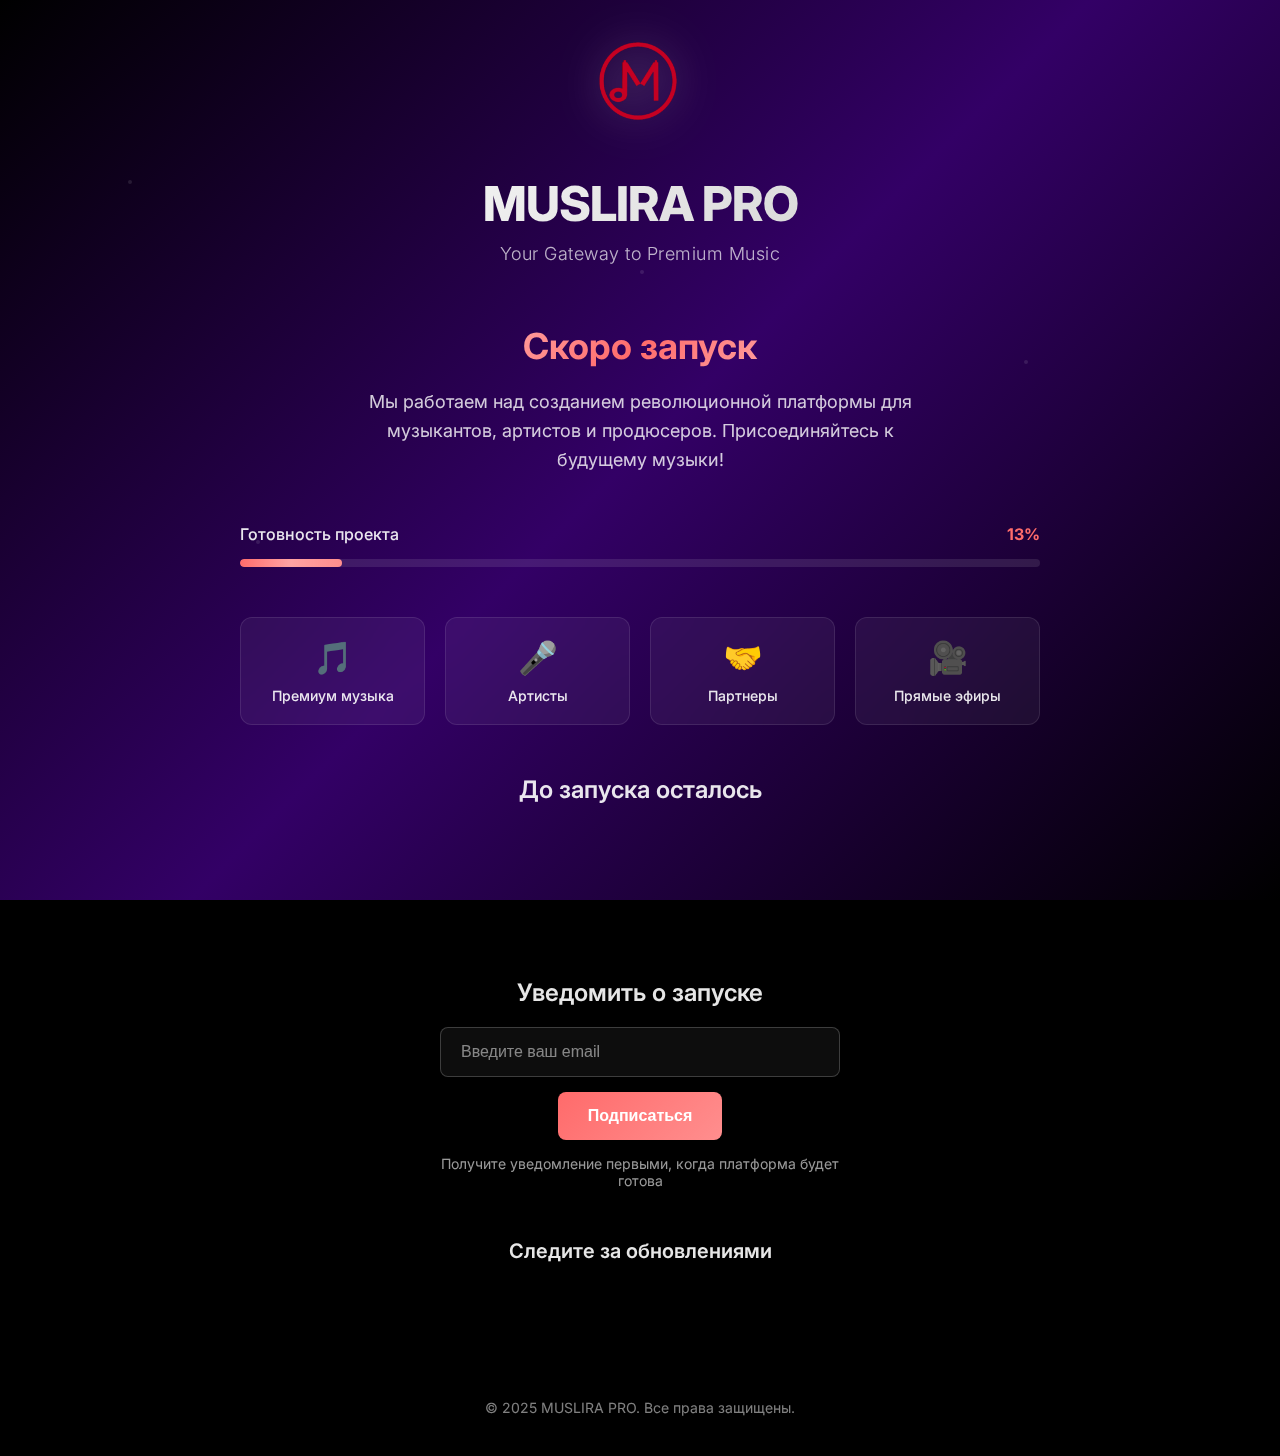
<file: coming-soon/index.html>
<!DOCTYPE html>
<html lang="ru">
<head>
    <meta charset="UTF-8">
    <meta name="viewport" content="width=device-width, initial-scale=1.0">
    <title>MUSLIRA PRO - Скоро запуск</title>
    <link rel="stylesheet" href="css/style.css">
    <link rel="preconnect" href="https://fonts.googleapis.com">
    <link rel="preconnect" href="https://fonts.gstatic.com" crossorigin>
    <link href="https://fonts.googleapis.com/css2?family=Inter:wght@300;400;500;600;700;800;900&display=swap" rel="stylesheet">
    <link rel="icon" type="image/png" href="../logo/7-removebg-preview.png">
</head>
<body>
    <!-- Coming Soon Screen -->
    <div class="coming-soon-container">
        <!-- Background Animation -->
        <div class="bg-animation">
            <div class="bg-gradient"></div>
            <div class="floating-particles">
                <div class="particle"></div>
                <div class="particle"></div>
                <div class="particle"></div>
                <div class="particle"></div>
                <div class="particle"></div>
                <div class="particle"></div>
            </div>
        </div>

        <!-- Main Content -->
        <div class="main-content">
            <!-- Logo Section -->
            <div class="logo-section">
                <div class="logo-container">
                    <img src="7-removebg-preview.png" alt="MUSLIRA PRO" class="logo-image">
                </div>
                <h1 class="brand-title">MUSLIRA PRO</h1>
                <p class="brand-subtitle">Your Gateway to Premium Music</p>
            </div>

            <!-- Coming Soon Content -->
            <div class="coming-soon-content">
                <h2 class="coming-soon-title">Скоро запуск</h2>
                <p class="coming-soon-description">
                    Мы работаем над созданием революционной платформы для музыкантов, 
                    артистов и продюсеров. Присоединяйтесь к будущему музыки!
                </p>

                <!-- Progress Section -->
                <div class="progress-section">
                    <div class="progress-info">
                        <span class="progress-label">Готовность проекта</span>
                        <span class="progress-percentage" id="progress-percentage">0%</span>
                    </div>
                    <div class="progress-bar">
                        <div class="progress-fill" id="progress-fill"></div>
                    </div>
                </div>

                <!-- Features Preview -->
                <div class="features-preview">
                    <div class="feature-item">
                        <div class="feature-icon">🎵</div>
                        <span>Премиум музыка</span>
                    </div>
                    <div class="feature-item">
                        <div class="feature-icon">🎤</div>
                        <span>Артисты</span>
                    </div>
                    <div class="feature-item">
                        <div class="feature-icon">🤝</div>
                        <span>Партнеры</span>
                    </div>
                    <div class="feature-item">
                        <div class="feature-icon">🎥</div>
                        <span>Прямые эфиры</span>
                    </div>
                </div>

                <!-- Countdown Timer -->
                <div class="countdown-section">
                    <h3 class="countdown-title">До запуска осталось</h3>
                    <div class="countdown-timer" id="countdown-timer">
                        <div class="time-unit">
                            <span class="time-value" id="days">00</span>
                            <span class="time-label">дней</span>
                        </div>
                        <div class="time-unit">
                            <span class="time-value" id="hours">00</span>
                            <span class="time-label">часов</span>
                        </div>
                        <div class="time-unit">
                            <span class="time-value" id="minutes">00</span>
                            <span class="time-label">минут</span>
                        </div>
                        <div class="time-unit">
                            <span class="time-value" id="seconds">00</span>
                            <span class="time-label">секунд</span>
                        </div>
                    </div>
                </div>

                <!-- Email Subscription -->
                <div class="subscription-section">
                    <h3 class="subscription-title">Уведомить о запуске</h3>
                    <div class="subscription-form">
                        <input type="email" id="email-input" placeholder="Введите ваш email" class="email-input">
                        <button id="subscribe-btn" class="subscribe-btn">
                            <span class="btn-text">Подписаться</span>
                            <div class="btn-loading" style="display: none;">
                                <div class="loading-spinner"></div>
                            </div>
                        </button>
                    </div>
                    <p class="subscription-note">
                        Получите уведомление первыми, когда платформа будет готова
                    </p>
                </div>

                <!-- Social Links -->
                <div class="social-section">
                    <h3 class="social-title">Следите за обновлениями</h3>
                    <div class="social-links">
                        <a href="#" class="social-link">
                            <span class="social-icon">📱</span>
                            <span>Telegram</span>
                        </a>
                        <a href="#" class="social-link">
                            <span class="social-icon">📧</span>
                            <span>Email</span>
                        </a>
                        <a href="#" class="social-link">
                            <span class="social-icon">📺</span>
                            <span>YouTube</span>
                        </a>
                    </div>
                </div>
            </div>
        </div>

        <!-- Footer -->
        <div class="footer">
            <p class="footer-text">
                © 2025 MUSLIRA PRO. Все права защищены.
            </p>
        </div>
    </div>

    <script src="js/script.js"></script>
</body>
</html>
</file>
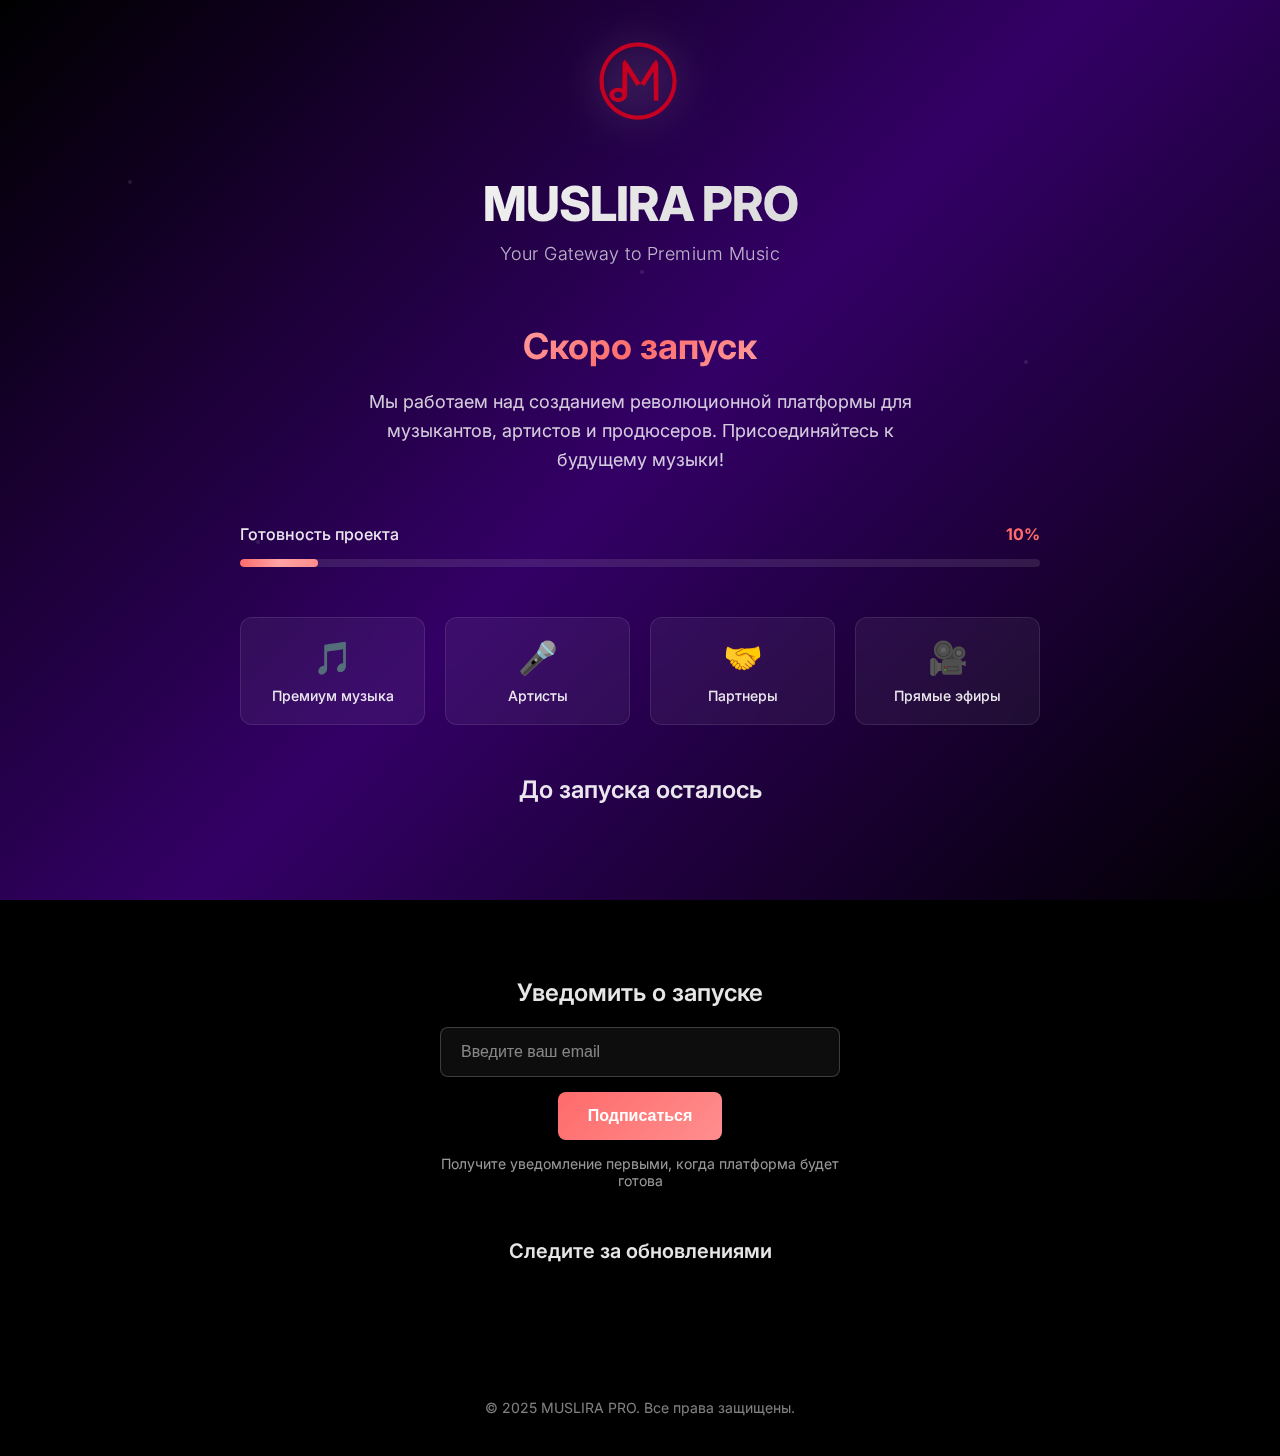
<file: domain-deploy/coming-soon/index.html>
<!DOCTYPE html>
<html lang="ru">
<head>
    <meta charset="UTF-8">
    <meta name="viewport" content="width=device-width, initial-scale=1.0">
    <title>MUSLIRA PRO - Скоро запуск</title>
    <link rel="stylesheet" href="css/style.css">
    <link rel="preconnect" href="https://fonts.googleapis.com">
    <link rel="preconnect" href="https://fonts.gstatic.com" crossorigin>
    <link href="https://fonts.googleapis.com/css2?family=Inter:wght@300;400;500;600;700;800;900&display=swap" rel="stylesheet">
    <link rel="icon" type="image/png" href="7-removebg-preview.png">
    <meta name="description" content="MUSLIRA PRO - Революционная платформа для музыкантов, артистов и продюсеров. Скоро запуск!">
    <meta name="keywords" content="музыка, артисты, продюсеры, платформа, MUSLIRA PRO">
    <meta property="og:title" content="MUSLIRA PRO - Скоро запуск">
    <meta property="og:description" content="Революционная платформа для музыкантов, артистов и продюсеров">
    <meta property="og:image" content="7-removebg-preview.png">
    <meta property="og:url" content="https://muslirapro.pro">
</head>
<body>
    <!-- Coming Soon Screen -->
    <div class="coming-soon-container">
        <!-- Background Animation -->
        <div class="bg-animation">
            <div class="bg-gradient"></div>
            <div class="floating-particles">
                <div class="particle"></div>
                <div class="particle"></div>
                <div class="particle"></div>
                <div class="particle"></div>
                <div class="particle"></div>
                <div class="particle"></div>
            </div>
        </div>

        <!-- Main Content -->
        <div class="main-content">
            <!-- Logo Section -->
            <div class="logo-section">
                <div class="logo-container">
                    <img src="7-removebg-preview.png" alt="MUSLIRA PRO" class="logo-image">
                </div>
                <h1 class="brand-title">MUSLIRA PRO</h1>
                <p class="brand-subtitle">Your Gateway to Premium Music</p>
            </div>

            <!-- Coming Soon Content -->
            <div class="coming-soon-content">
                <h2 class="coming-soon-title">Скоро запуск</h2>
                <p class="coming-soon-description">
                    Мы работаем над созданием революционной платформы для музыкантов, 
                    артистов и продюсеров. Присоединяйтесь к будущему музыки!
                </p>

                <!-- Progress Section -->
                <div class="progress-section">
                    <div class="progress-info">
                        <span class="progress-label">Готовность проекта</span>
                        <span class="progress-percentage" id="progress-percentage">0%</span>
                    </div>
                    <div class="progress-bar">
                        <div class="progress-fill" id="progress-fill"></div>
                    </div>
                </div>

                <!-- Features Preview -->
                <div class="features-preview">
                    <div class="feature-item">
                        <div class="feature-icon">🎵</div>
                        <span>Премиум музыка</span>
                    </div>
                    <div class="feature-item">
                        <div class="feature-icon">🎤</div>
                        <span>Артисты</span>
                    </div>
                    <div class="feature-item">
                        <div class="feature-icon">🤝</div>
                        <span>Партнеры</span>
                    </div>
                    <div class="feature-item">
                        <div class="feature-icon">🎥</div>
                        <span>Прямые эфиры</span>
                    </div>
                </div>

                <!-- Countdown Timer -->
                <div class="countdown-section">
                    <h3 class="countdown-title">До запуска осталось</h3>
                    <div class="countdown-timer" id="countdown-timer">
                        <div class="time-unit">
                            <span class="time-value" id="days">00</span>
                            <span class="time-label">дней</span>
                        </div>
                        <div class="time-unit">
                            <span class="time-value" id="hours">00</span>
                            <span class="time-label">часов</span>
                        </div>
                        <div class="time-unit">
                            <span class="time-value" id="minutes">00</span>
                            <span class="time-label">минут</span>
                        </div>
                        <div class="time-unit">
                            <span class="time-value" id="seconds">00</span>
                            <span class="time-label">секунд</span>
                        </div>
                    </div>
                </div>

                <!-- Email Subscription -->
                <div class="subscription-section">
                    <h3 class="subscription-title">Уведомить о запуске</h3>
                    <div class="subscription-form">
                        <input type="email" id="email-input" placeholder="Введите ваш email" class="email-input">
                        <button id="subscribe-btn" class="subscribe-btn">
                            <span class="btn-text">Подписаться</span>
                            <div class="btn-loading" style="display: none;">
                                <div class="loading-spinner"></div>
                            </div>
                        </button>
                    </div>
                    <p class="subscription-note">
                        Получите уведомление первыми, когда платформа будет готова
                    </p>
                </div>

                <!-- Social Links -->
                <div class="social-section">
                    <h3 class="social-title">Следите за обновлениями</h3>
                    <div class="social-links">
                        <a href="https://t.me/muslirapro" class="social-link">
                            <span class="social-icon">📱</span>
                            <span>Telegram</span>
                        </a>
                        <a href="mailto:info@muslirapro.pro" class="social-link">
                            <span class="social-icon">📧</span>
                            <span>Email</span>
                        </a>
                        <a href="https://youtube.com/@muslirapro" class="social-link">
                            <span class="social-icon">📺</span>
                            <span>YouTube</span>
                        </a>
                    </div>
                </div>
            </div>
        </div>

        <!-- Footer -->
        <div class="footer">
            <p class="footer-text">
                © 2025 MUSLIRA PRO. Все права защищены.
            </p>
        </div>
    </div>

    <script src="js/script.js"></script>
</body>
</html>
</file>
<file: coming-soon/css/style.css>
/* Reset and Base Styles */
* {
    margin: 0;
    padding: 0;
    box-sizing: border-box;
}

body {
    font-family: 'Inter', -apple-system, BlinkMacSystemFont, 'Segoe UI', Roboto, sans-serif;
    background: #000000;
    color: #ffffff;
    overflow-x: hidden;
    min-height: 100vh;
}

/* Background Animation */
.bg-animation {
    position: fixed;
    top: 0;
    left: 0;
    width: 100%;
    height: 100%;
    z-index: -1;
    overflow: hidden;
}

.bg-gradient {
    position: absolute;
    top: 0;
    left: 0;
    width: 100%;
    height: 100%;
    background: linear-gradient(135deg, 
        #000000 0%, 
        #1a0033 25%, 
        #330066 50%, 
        #1a0033 75%, 
        #000000 100%);
    animation: gradientShift 8s ease-in-out infinite;
}

@keyframes gradientShift {
    0%, 100% { opacity: 1; }
    50% { opacity: 0.8; }
}

.floating-particles {
    position: absolute;
    width: 100%;
    height: 100%;
}

.particle {
    position: absolute;
    width: 4px;
    height: 4px;
    background: rgba(255, 255, 255, 0.1);
    border-radius: 50%;
    animation: float 6s ease-in-out infinite;
}

.particle:nth-child(1) {
    top: 20%;
    left: 10%;
    animation-delay: 0s;
    animation-duration: 6s;
}

.particle:nth-child(2) {
    top: 40%;
    left: 80%;
    animation-delay: 1s;
    animation-duration: 8s;
}

.particle:nth-child(3) {
    top: 60%;
    left: 20%;
    animation-delay: 2s;
    animation-duration: 7s;
}

.particle:nth-child(4) {
    top: 80%;
    left: 70%;
    animation-delay: 3s;
    animation-duration: 9s;
}

.particle:nth-child(5) {
    top: 30%;
    left: 50%;
    animation-delay: 4s;
    animation-duration: 5s;
}

.particle:nth-child(6) {
    top: 70%;
    left: 30%;
    animation-delay: 5s;
    animation-duration: 6s;
}

@keyframes float {
    0%, 100% {
        transform: translateY(0px) translateX(0px);
        opacity: 0.1;
    }
    50% {
        transform: translateY(-20px) translateX(10px);
        opacity: 0.3;
    }
}

/* Main Container */
.coming-soon-container {
    min-height: 100vh;
    display: flex;
    flex-direction: column;
    justify-content: center;
    align-items: center;
    padding: 20px;
    position: relative;
}

/* Main Content */
.main-content {
    text-align: center;
    max-width: 800px;
    width: 100%;
    z-index: 1;
}

/* Logo Section */
.logo-section {
    margin-bottom: 60px;
    animation: fadeInUp 1s ease-out;
}

.logo-container {
    margin-bottom: 30px;
    animation: logoFloat 3s ease-in-out infinite;
}

@keyframes logoFloat {
    0%, 100% { transform: translateY(0px); }
    50% { transform: translateY(-10px); }
}

.logo-image {
    width: 120px;
    height: 120px;
    object-fit: contain;
    filter: drop-shadow(0 0 20px rgba(255, 255, 255, 0.3));
}

.brand-title {
    font-size: 48px;
    font-weight: 800;
    background: linear-gradient(135deg, #ffffff 0%, #cccccc 100%);
    -webkit-background-clip: text;
    -webkit-text-fill-color: transparent;
    background-clip: text;
    margin-bottom: 10px;
    letter-spacing: -1px;
}

.brand-subtitle {
    font-size: 18px;
    color: rgba(255, 255, 255, 0.7);
    font-weight: 300;
    letter-spacing: 0.5px;
}

/* Coming Soon Content */
.coming-soon-content {
    animation: fadeInUp 1s ease-out 0.3s both;
}

.coming-soon-title {
    font-size: 36px;
    font-weight: 700;
    margin-bottom: 20px;
    background: linear-gradient(135deg, #ffffff 0%, #ff6b6b 50%, #ffffff 100%);
    -webkit-background-clip: text;
    -webkit-text-fill-color: transparent;
    background-clip: text;
}

.coming-soon-description {
    font-size: 18px;
    line-height: 1.6;
    color: rgba(255, 255, 255, 0.8);
    margin-bottom: 50px;
    max-width: 600px;
    margin-left: auto;
    margin-right: auto;
}

/* Progress Section */
.progress-section {
    margin-bottom: 50px;
    animation: fadeInUp 1s ease-out 0.6s both;
}

.progress-info {
    display: flex;
    justify-content: space-between;
    align-items: center;
    margin-bottom: 15px;
    font-size: 16px;
    font-weight: 500;
}

.progress-label {
    color: rgba(255, 255, 255, 0.9);
}

.progress-percentage {
    color: #ff6b6b;
    font-weight: 700;
}

.progress-bar {
    width: 100%;
    height: 8px;
    background: rgba(255, 255, 255, 0.1);
    border-radius: 4px;
    overflow: hidden;
    position: relative;
}

.progress-fill {
    height: 100%;
    background: linear-gradient(90deg, #ff6b6b 0%, #ff8e8e 100%);
    border-radius: 4px;
    width: 0%;
    transition: width 0.3s ease;
    position: relative;
}

.progress-fill::after {
    content: '';
    position: absolute;
    top: 0;
    left: 0;
    right: 0;
    bottom: 0;
    background: linear-gradient(90deg, transparent 0%, rgba(255, 255, 255, 0.3) 50%, transparent 100%);
    animation: shimmer 2s infinite;
}

@keyframes shimmer {
    0% { transform: translateX(-100%); }
    100% { transform: translateX(100%); }
}

/* Features Preview */
.features-preview {
    display: grid;
    grid-template-columns: repeat(auto-fit, minmax(150px, 1fr));
    gap: 20px;
    margin-bottom: 50px;
    animation: fadeInUp 1s ease-out 0.9s both;
}

.feature-item {
    display: flex;
    flex-direction: column;
    align-items: center;
    padding: 20px;
    background: rgba(255, 255, 255, 0.05);
    border: 1px solid rgba(255, 255, 255, 0.1);
    border-radius: 12px;
    backdrop-filter: blur(10px);
    transition: all 0.3s ease;
}

.feature-item:hover {
    transform: translateY(-5px);
    background: rgba(255, 255, 255, 0.1);
    border-color: rgba(255, 255, 255, 0.2);
}

.feature-icon {
    font-size: 32px;
    margin-bottom: 10px;
}

.feature-item span {
    font-size: 14px;
    font-weight: 500;
    color: rgba(255, 255, 255, 0.9);
}

/* Countdown Section */
.countdown-section {
    margin-bottom: 50px;
    animation: fadeInUp 1s ease-out 1.2s both;
}

.countdown-title {
    font-size: 24px;
    font-weight: 600;
    margin-bottom: 30px;
    color: rgba(255, 255, 255, 0.9);
}

.countdown-timer {
    display: flex;
    justify-content: center;
    gap: 20px;
    flex-wrap: wrap;
}

.time-unit {
    display: flex;
    flex-direction: column;
    align-items: center;
    background: rgba(255, 255, 255, 0.05);
    border: 1px solid rgba(255, 255, 255, 0.1);
    border-radius: 12px;
    padding: 20px;
    min-width: 80px;
    backdrop-filter: blur(10px);
    transition: all 0.3s ease;
}

.time-unit:hover {
    transform: translateY(-3px);
    background: rgba(255, 255, 255, 0.1);
}

.time-value {
    font-size: 32px;
    font-weight: 800;
    color: #ff6b6b;
    line-height: 1;
    margin-bottom: 5px;
}

.time-label {
    font-size: 12px;
    color: rgba(255, 255, 255, 0.7);
    font-weight: 500;
    text-transform: uppercase;
    letter-spacing: 0.5px;
}

/* Subscription Section */
.subscription-section {
    margin-bottom: 50px;
    animation: fadeInUp 1s ease-out 1.5s both;
}

.subscription-title {
    font-size: 24px;
    font-weight: 600;
    margin-bottom: 20px;
    color: rgba(255, 255, 255, 0.9);
}

.subscription-form {
    display: flex;
    gap: 15px;
    max-width: 400px;
    margin: 0 auto 15px;
    flex-wrap: wrap;
    justify-content: center;
}

.email-input {
    flex: 1;
    min-width: 250px;
    padding: 15px 20px;
    background: rgba(255, 255, 255, 0.05);
    border: 1px solid rgba(255, 255, 255, 0.2);
    border-radius: 8px;
    color: #ffffff;
    font-size: 16px;
    backdrop-filter: blur(10px);
    transition: all 0.3s ease;
}

.email-input::placeholder {
    color: rgba(255, 255, 255, 0.5);
}

.email-input:focus {
    outline: none;
    border-color: #ff6b6b;
    background: rgba(255, 255, 255, 0.1);
}

.subscribe-btn {
    padding: 15px 30px;
    background: linear-gradient(135deg, #ff6b6b 0%, #ff8e8e 100%);
    border: none;
    border-radius: 8px;
    color: #ffffff;
    font-size: 16px;
    font-weight: 600;
    cursor: pointer;
    transition: all 0.3s ease;
    position: relative;
    overflow: hidden;
    min-width: 140px;
}

.subscribe-btn:hover {
    transform: translateY(-2px);
    box-shadow: 0 10px 25px rgba(255, 107, 107, 0.3);
}

.subscribe-btn:active {
    transform: translateY(0);
}

.btn-loading {
    position: absolute;
    top: 50%;
    left: 50%;
    transform: translate(-50%, -50%);
}

.loading-spinner {
    width: 20px;
    height: 20px;
    border: 2px solid rgba(255, 255, 255, 0.3);
    border-top: 2px solid #ffffff;
    border-radius: 50%;
    animation: spin 1s linear infinite;
}

@keyframes spin {
    0% { transform: rotate(0deg); }
    100% { transform: rotate(360deg); }
}

.subscription-note {
    font-size: 14px;
    color: rgba(255, 255, 255, 0.6);
    max-width: 400px;
    margin: 0 auto;
}

/* Social Section */
.social-section {
    margin-bottom: 50px;
    animation: fadeInUp 1s ease-out 1.8s both;
}

.social-title {
    font-size: 20px;
    font-weight: 600;
    margin-bottom: 20px;
    color: rgba(255, 255, 255, 0.9);
}

.social-links {
    display: flex;
    justify-content: center;
    gap: 20px;
    flex-wrap: wrap;
}

.social-link {
    display: flex;
    align-items: center;
    gap: 8px;
    padding: 12px 20px;
    background: rgba(255, 255, 255, 0.05);
    border: 1px solid rgba(255, 255, 255, 0.1);
    border-radius: 8px;
    color: rgba(255, 255, 255, 0.8);
    text-decoration: none;
    font-size: 14px;
    font-weight: 500;
    transition: all 0.3s ease;
    backdrop-filter: blur(10px);
}

.social-link:hover {
    background: rgba(255, 255, 255, 0.1);
    border-color: rgba(255, 255, 255, 0.2);
    transform: translateY(-2px);
}

.social-icon {
    font-size: 16px;
}

/* Footer */
.footer {
    margin-top: auto;
    padding: 20px 0;
    animation: fadeInUp 1s ease-out 2.1s both;
}

.footer-text {
    font-size: 14px;
    color: rgba(255, 255, 255, 0.5);
    text-align: center;
}

/* Animations */
@keyframes fadeInUp {
    from {
        opacity: 0;
        transform: translateY(30px);
    }
    to {
        opacity: 1;
        transform: translateY(0);
    }
}

/* Responsive Design */
@media (max-width: 768px) {
    .brand-title {
        font-size: 36px;
    }
    
    .coming-soon-title {
        font-size: 28px;
    }
    
    .coming-soon-description {
        font-size: 16px;
    }
    
    .countdown-timer {
        gap: 15px;
    }
    
    .time-unit {
        padding: 15px;
        min-width: 70px;
    }
    
    .time-value {
        font-size: 24px;
    }
    
    .subscription-form {
        flex-direction: column;
        align-items: center;
    }
    
    .email-input {
        min-width: 100%;
    }
    
    .features-preview {
        grid-template-columns: repeat(2, 1fr);
        gap: 15px;
    }
    
    .feature-item {
        padding: 15px;
    }
}

@media (max-width: 480px) {
    .coming-soon-container {
        padding: 15px;
    }
    
    .logo-image {
        width: 80px;
        height: 80px;
    }
    
    .brand-title {
        font-size: 28px;
    }
    
    .countdown-timer {
        gap: 10px;
    }
    
    .time-unit {
        padding: 12px;
        min-width: 60px;
    }
    
    .time-value {
        font-size: 20px;
    }
    
    .features-preview {
        grid-template-columns: 1fr;
    }
}
</file>
<file: domain-deploy/coming-soon/css/style.css>
/* Reset and Base Styles */
* {
    margin: 0;
    padding: 0;
    box-sizing: border-box;
}

body {
    font-family: 'Inter', -apple-system, BlinkMacSystemFont, 'Segoe UI', Roboto, sans-serif;
    background: #000000;
    color: #ffffff;
    overflow-x: hidden;
    min-height: 100vh;
}

/* Background Animation */
.bg-animation {
    position: fixed;
    top: 0;
    left: 0;
    width: 100%;
    height: 100%;
    z-index: -1;
    overflow: hidden;
}

.bg-gradient {
    position: absolute;
    top: 0;
    left: 0;
    width: 100%;
    height: 100%;
    background: linear-gradient(135deg, 
        #000000 0%, 
        #1a0033 25%, 
        #330066 50%, 
        #1a0033 75%, 
        #000000 100%);
    animation: gradientShift 8s ease-in-out infinite;
}

@keyframes gradientShift {
    0%, 100% { opacity: 1; }
    50% { opacity: 0.8; }
}

.floating-particles {
    position: absolute;
    width: 100%;
    height: 100%;
}

.particle {
    position: absolute;
    width: 4px;
    height: 4px;
    background: rgba(255, 255, 255, 0.1);
    border-radius: 50%;
    animation: float 6s ease-in-out infinite;
}

.particle:nth-child(1) {
    top: 20%;
    left: 10%;
    animation-delay: 0s;
    animation-duration: 6s;
}

.particle:nth-child(2) {
    top: 40%;
    left: 80%;
    animation-delay: 1s;
    animation-duration: 8s;
}

.particle:nth-child(3) {
    top: 60%;
    left: 20%;
    animation-delay: 2s;
    animation-duration: 7s;
}

.particle:nth-child(4) {
    top: 80%;
    left: 70%;
    animation-delay: 3s;
    animation-duration: 9s;
}

.particle:nth-child(5) {
    top: 30%;
    left: 50%;
    animation-delay: 4s;
    animation-duration: 5s;
}

.particle:nth-child(6) {
    top: 70%;
    left: 30%;
    animation-delay: 5s;
    animation-duration: 6s;
}

@keyframes float {
    0%, 100% {
        transform: translateY(0px) translateX(0px);
        opacity: 0.1;
    }
    50% {
        transform: translateY(-20px) translateX(10px);
        opacity: 0.3;
    }
}

/* Main Container */
.coming-soon-container {
    min-height: 100vh;
    display: flex;
    flex-direction: column;
    justify-content: center;
    align-items: center;
    padding: 20px;
    position: relative;
}

/* Main Content */
.main-content {
    text-align: center;
    max-width: 800px;
    width: 100%;
    z-index: 1;
}

/* Logo Section */
.logo-section {
    margin-bottom: 60px;
    animation: fadeInUp 1s ease-out;
}

.logo-container {
    margin-bottom: 30px;
    animation: logoFloat 3s ease-in-out infinite;
}

@keyframes logoFloat {
    0%, 100% { transform: translateY(0px); }
    50% { transform: translateY(-10px); }
}

.logo-image {
    width: 120px;
    height: 120px;
    object-fit: contain;
    filter: drop-shadow(0 0 20px rgba(255, 255, 255, 0.3));
}

.brand-title {
    font-size: 48px;
    font-weight: 800;
    background: linear-gradient(135deg, #ffffff 0%, #cccccc 100%);
    -webkit-background-clip: text;
    -webkit-text-fill-color: transparent;
    background-clip: text;
    margin-bottom: 10px;
    letter-spacing: -1px;
}

.brand-subtitle {
    font-size: 18px;
    color: rgba(255, 255, 255, 0.7);
    font-weight: 300;
    letter-spacing: 0.5px;
}

/* Coming Soon Content */
.coming-soon-content {
    animation: fadeInUp 1s ease-out 0.3s both;
}

.coming-soon-title {
    font-size: 36px;
    font-weight: 700;
    margin-bottom: 20px;
    background: linear-gradient(135deg, #ffffff 0%, #ff6b6b 50%, #ffffff 100%);
    -webkit-background-clip: text;
    -webkit-text-fill-color: transparent;
    background-clip: text;
}

.coming-soon-description {
    font-size: 18px;
    line-height: 1.6;
    color: rgba(255, 255, 255, 0.8);
    margin-bottom: 50px;
    max-width: 600px;
    margin-left: auto;
    margin-right: auto;
}

/* Progress Section */
.progress-section {
    margin-bottom: 50px;
    animation: fadeInUp 1s ease-out 0.6s both;
}

.progress-info {
    display: flex;
    justify-content: space-between;
    align-items: center;
    margin-bottom: 15px;
    font-size: 16px;
    font-weight: 500;
}

.progress-label {
    color: rgba(255, 255, 255, 0.9);
}

.progress-percentage {
    color: #ff6b6b;
    font-weight: 700;
}

.progress-bar {
    width: 100%;
    height: 8px;
    background: rgba(255, 255, 255, 0.1);
    border-radius: 4px;
    overflow: hidden;
    position: relative;
}

.progress-fill {
    height: 100%;
    background: linear-gradient(90deg, #ff6b6b 0%, #ff8e8e 100%);
    border-radius: 4px;
    width: 0%;
    transition: width 0.3s ease;
    position: relative;
}

.progress-fill::after {
    content: '';
    position: absolute;
    top: 0;
    left: 0;
    right: 0;
    bottom: 0;
    background: linear-gradient(90deg, transparent 0%, rgba(255, 255, 255, 0.3) 50%, transparent 100%);
    animation: shimmer 2s infinite;
}

@keyframes shimmer {
    0% { transform: translateX(-100%); }
    100% { transform: translateX(100%); }
}

/* Features Preview */
.features-preview {
    display: grid;
    grid-template-columns: repeat(auto-fit, minmax(150px, 1fr));
    gap: 20px;
    margin-bottom: 50px;
    animation: fadeInUp 1s ease-out 0.9s both;
}

.feature-item {
    display: flex;
    flex-direction: column;
    align-items: center;
    padding: 20px;
    background: rgba(255, 255, 255, 0.05);
    border: 1px solid rgba(255, 255, 255, 0.1);
    border-radius: 12px;
    backdrop-filter: blur(10px);
    transition: all 0.3s ease;
}

.feature-item:hover {
    transform: translateY(-5px);
    background: rgba(255, 255, 255, 0.1);
    border-color: rgba(255, 255, 255, 0.2);
}

.feature-icon {
    font-size: 32px;
    margin-bottom: 10px;
}

.feature-item span {
    font-size: 14px;
    font-weight: 500;
    color: rgba(255, 255, 255, 0.9);
}

/* Countdown Section */
.countdown-section {
    margin-bottom: 50px;
    animation: fadeInUp 1s ease-out 1.2s both;
}

.countdown-title {
    font-size: 24px;
    font-weight: 600;
    margin-bottom: 30px;
    color: rgba(255, 255, 255, 0.9);
}

.countdown-timer {
    display: flex;
    justify-content: center;
    gap: 20px;
    flex-wrap: wrap;
}

.time-unit {
    display: flex;
    flex-direction: column;
    align-items: center;
    background: rgba(255, 255, 255, 0.05);
    border: 1px solid rgba(255, 255, 255, 0.1);
    border-radius: 12px;
    padding: 20px;
    min-width: 80px;
    backdrop-filter: blur(10px);
    transition: all 0.3s ease;
}

.time-unit:hover {
    transform: translateY(-3px);
    background: rgba(255, 255, 255, 0.1);
}

.time-value {
    font-size: 32px;
    font-weight: 800;
    color: #ff6b6b;
    line-height: 1;
    margin-bottom: 5px;
}

.time-label {
    font-size: 12px;
    color: rgba(255, 255, 255, 0.7);
    font-weight: 500;
    text-transform: uppercase;
    letter-spacing: 0.5px;
}

/* Subscription Section */
.subscription-section {
    margin-bottom: 50px;
    animation: fadeInUp 1s ease-out 1.5s both;
}

.subscription-title {
    font-size: 24px;
    font-weight: 600;
    margin-bottom: 20px;
    color: rgba(255, 255, 255, 0.9);
}

.subscription-form {
    display: flex;
    gap: 15px;
    max-width: 400px;
    margin: 0 auto 15px;
    flex-wrap: wrap;
    justify-content: center;
}

.email-input {
    flex: 1;
    min-width: 250px;
    padding: 15px 20px;
    background: rgba(255, 255, 255, 0.05);
    border: 1px solid rgba(255, 255, 255, 0.2);
    border-radius: 8px;
    color: #ffffff;
    font-size: 16px;
    backdrop-filter: blur(10px);
    transition: all 0.3s ease;
}

.email-input::placeholder {
    color: rgba(255, 255, 255, 0.5);
}

.email-input:focus {
    outline: none;
    border-color: #ff6b6b;
    background: rgba(255, 255, 255, 0.1);
}

.subscribe-btn {
    padding: 15px 30px;
    background: linear-gradient(135deg, #ff6b6b 0%, #ff8e8e 100%);
    border: none;
    border-radius: 8px;
    color: #ffffff;
    font-size: 16px;
    font-weight: 600;
    cursor: pointer;
    transition: all 0.3s ease;
    position: relative;
    overflow: hidden;
    min-width: 140px;
}

.subscribe-btn:hover {
    transform: translateY(-2px);
    box-shadow: 0 10px 25px rgba(255, 107, 107, 0.3);
}

.subscribe-btn:active {
    transform: translateY(0);
}

.btn-loading {
    position: absolute;
    top: 50%;
    left: 50%;
    transform: translate(-50%, -50%);
}

.loading-spinner {
    width: 20px;
    height: 20px;
    border: 2px solid rgba(255, 255, 255, 0.3);
    border-top: 2px solid #ffffff;
    border-radius: 50%;
    animation: spin 1s linear infinite;
}

@keyframes spin {
    0% { transform: rotate(0deg); }
    100% { transform: rotate(360deg); }
}

.subscription-note {
    font-size: 14px;
    color: rgba(255, 255, 255, 0.6);
    max-width: 400px;
    margin: 0 auto;
}

/* Social Section */
.social-section {
    margin-bottom: 50px;
    animation: fadeInUp 1s ease-out 1.8s both;
}

.social-title {
    font-size: 20px;
    font-weight: 600;
    margin-bottom: 20px;
    color: rgba(255, 255, 255, 0.9);
}

.social-links {
    display: flex;
    justify-content: center;
    gap: 20px;
    flex-wrap: wrap;
}

.social-link {
    display: flex;
    align-items: center;
    gap: 8px;
    padding: 12px 20px;
    background: rgba(255, 255, 255, 0.05);
    border: 1px solid rgba(255, 255, 255, 0.1);
    border-radius: 8px;
    color: rgba(255, 255, 255, 0.8);
    text-decoration: none;
    font-size: 14px;
    font-weight: 500;
    transition: all 0.3s ease;
    backdrop-filter: blur(10px);
}

.social-link:hover {
    background: rgba(255, 255, 255, 0.1);
    border-color: rgba(255, 255, 255, 0.2);
    transform: translateY(-2px);
}

.social-icon {
    font-size: 16px;
}

/* Footer */
.footer {
    margin-top: auto;
    padding: 20px 0;
    animation: fadeInUp 1s ease-out 2.1s both;
}

.footer-text {
    font-size: 14px;
    color: rgba(255, 255, 255, 0.5);
    text-align: center;
}

/* Animations */
@keyframes fadeInUp {
    from {
        opacity: 0;
        transform: translateY(30px);
    }
    to {
        opacity: 1;
        transform: translateY(0);
    }
}

/* Responsive Design */
@media (max-width: 768px) {
    .brand-title {
        font-size: 36px;
    }
    
    .coming-soon-title {
        font-size: 28px;
    }
    
    .coming-soon-description {
        font-size: 16px;
    }
    
    .countdown-timer {
        gap: 15px;
    }
    
    .time-unit {
        padding: 15px;
        min-width: 70px;
    }
    
    .time-value {
        font-size: 24px;
    }
    
    .subscription-form {
        flex-direction: column;
        align-items: center;
    }
    
    .email-input {
        min-width: 100%;
    }
    
    .features-preview {
        grid-template-columns: repeat(2, 1fr);
        gap: 15px;
    }
    
    .feature-item {
        padding: 15px;
    }
}

@media (max-width: 480px) {
    .coming-soon-container {
        padding: 15px;
    }
    
    .logo-image {
        width: 80px;
        height: 80px;
    }
    
    .brand-title {
        font-size: 28px;
    }
    
    .countdown-timer {
        gap: 10px;
    }
    
    .time-unit {
        padding: 12px;
        min-width: 60px;
    }
    
    .time-value {
        font-size: 20px;
    }
    
    .features-preview {
        grid-template-columns: 1fr;
    }
}
</file>
